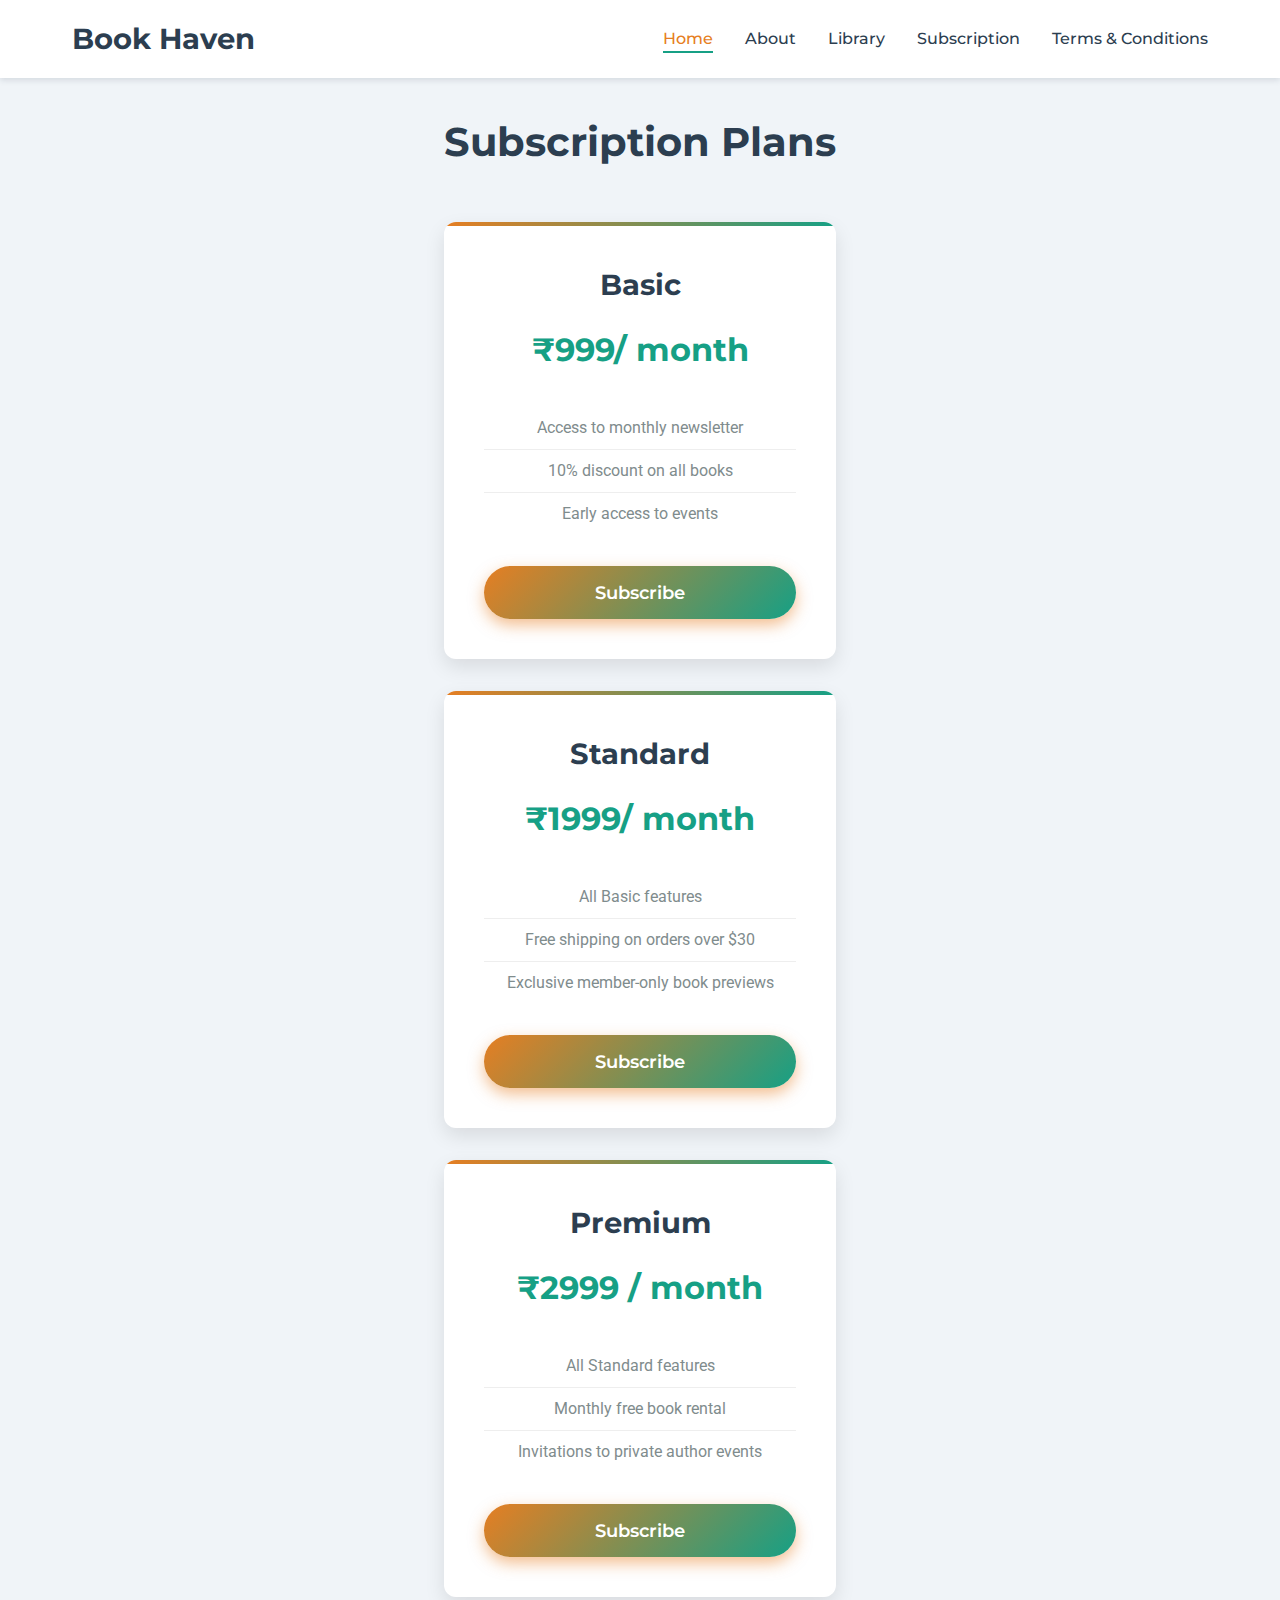
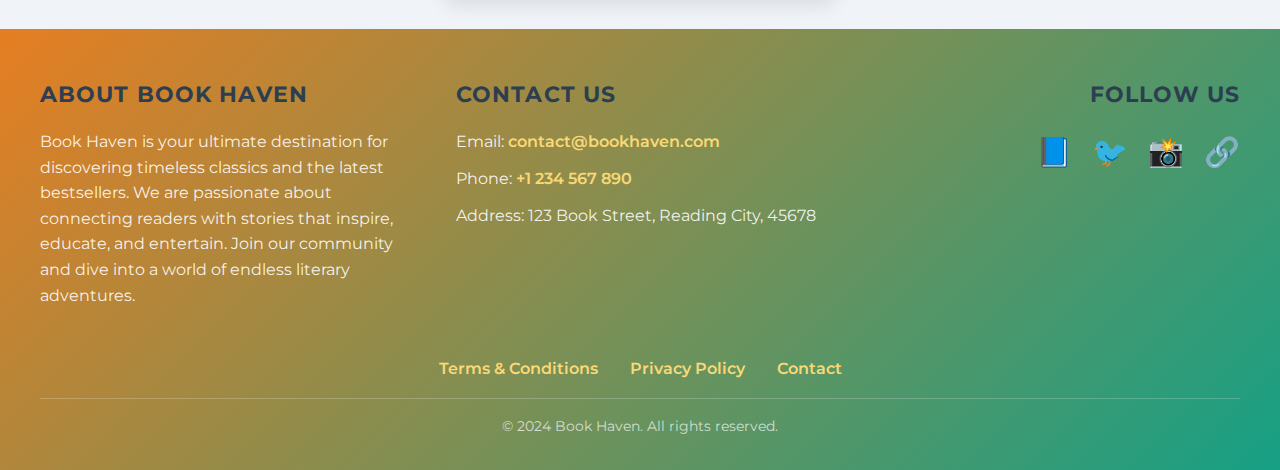
<file: subscription.html>
<!-- subscription.html -->
<!DOCTYPE html>
<html lang="en">
<head>
  <meta charset="UTF-8" />
  <meta name="viewport" content="width=device-width, initial-scale=1" />
  <title>Subscription – Book Haven</title>
  <link rel="stylesheet" href="style.css" />
</head>
<body>
  <header>
    <nav class="navbar">
      <div class="logo">Book Haven</div>
      <button class="hamburger" aria-label="Toggle menu" aria-expanded="false">
        <span></span><span></span><span></span>
      </button>
       <ul class="nav-links">
      <li><a href="index.html" class="active">Home</a></li>
      <li><a href="about.html">About</a></li>
      <li><a href="library.html">Library</a></li>
      <li><a href="subscription.html">Subscription</a></li>
      <li><a href="terms.html">Terms &amp; Conditions</a></li>
</ul>
    </nav>
  </header>

  <main class="subscription-main">
    <h1>Subscription Plans</h1>
    <div class="pricing-grid" aria-label="Subscription plans">
      <section class="pricing-card" tabindex="0">
        <h2>Basic</h2>
        <p class="price">₹999/ month</p>
        <ul>
          <li>Access to monthly newsletter</li>
          <li>10% discount on all books</li>
          <li>Early access to events</li>
        </ul>
        <button class="subscribe-btn" type="button">Subscribe</button>
      </section>

      <section class="pricing-card" tabindex="0">
        <h2>Standard</h2>
        <p class="price">₹1999/ month</p>
        <ul>
          <li>All Basic features</li>
          <li>Free shipping on orders over $30</li>
          <li>Exclusive member-only book previews</li>
        </ul>
        <button class="subscribe-btn" type="button">Subscribe</button>
      </section>

      <section class="pricing-card" tabindex="0">
        <h2>Premium</h2>
        <p class="price">₹2999 / month</p>
        <ul>
          <li>All Standard features</li>
          <li>Monthly free book rental</li>
          <li>Invitations to private author events</li>
        </ul>
        <button class="subscribe-btn" type="button">Subscribe</button>
      </section>
    </div>
  </main>

<footer>
  <div class="footer-content">
    <div class="footer-about">
      <h4>About Book Haven</h4>
      <p>
        Book Haven is your ultimate destination for discovering timeless classics and the latest bestsellers.
        We are passionate about connecting readers with stories that inspire, educate, and entertain.
        Join our community and dive into a world of endless literary adventures.
      </p>
    </div>
    <div class="contact-info">
      <h4>Contact Us</h4>
      <p>Email: <a href="mailto:contact@bookhaven.com">contact@bookhaven.com</a></p>
      <p>Phone: <a href="tel:+1234567890">+1 234 567 890</a></p>
      <p>Address: 123 Book Street, Reading City, 45678</p>
    </div>
    <div class="social-media">
      <h4>Follow Us</h4>
      <a href="#" aria-label="Facebook" class="social-link">📘</a>
      <a href="#" aria-label="Twitter" class="social-link">🐦</a>
      <a href="#" aria-label="Instagram" class="social-link">📸</a>
      <a href="#" aria-label="LinkedIn" class="social-link">🔗</a>
    </div>
  </div>

  <!-- Centered footer links -->
  <nav class="footer-nav" aria-label="Footer navigation">
    <ul>
      <li><a href="terms.html">Terms &amp; Conditions</a></li>
      <li><a href="privacy.html">Privacy Policy</a></li>
      <li><a href="contact.html">Contact</a></li>
    </ul>
  </nav>

  <p class="footer-bottom">&copy; 2024 Book Haven. All rights reserved.</p>
</footer>

  <script src="script.js"></script>
</body>
</html>
</file>
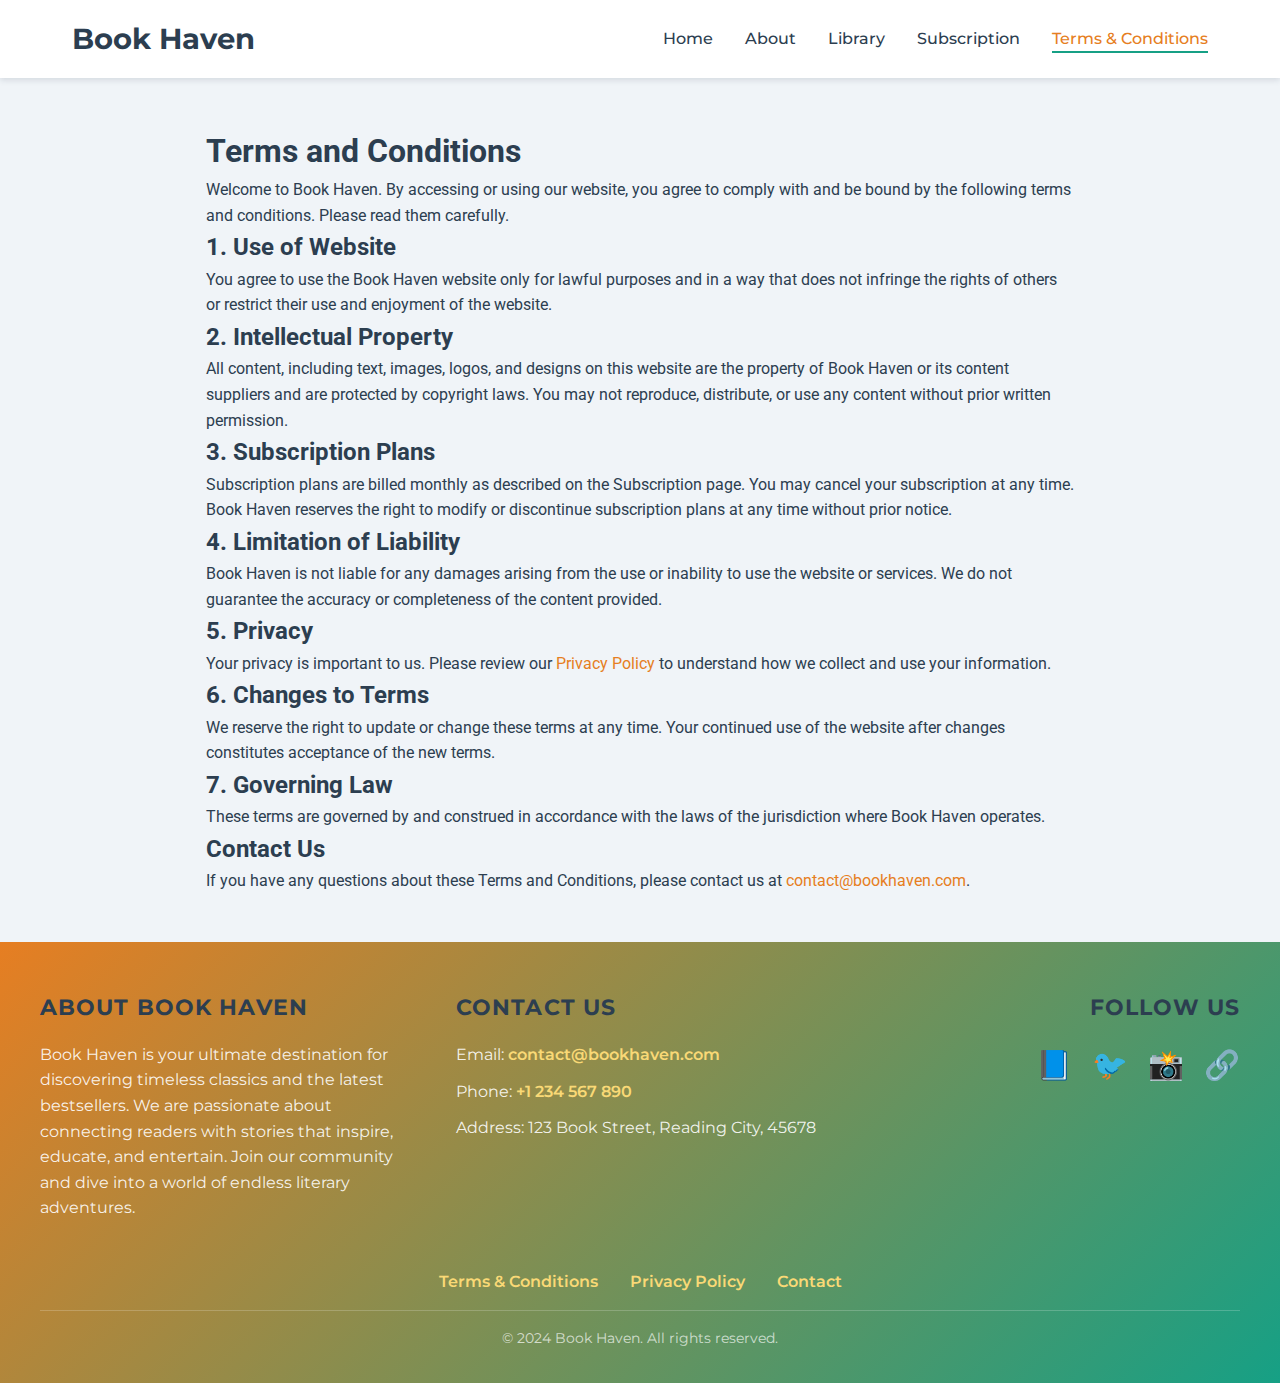
<file: terms.html>
<!-- terms.html -->
<!DOCTYPE html>
<html lang="en">
<head>
  <meta charset="UTF-8" />
  <meta name="viewport" content="width=device-width, initial-scale=1" />
  <title>Terms and Conditions – Book Haven</title>
  <link rel="stylesheet" href="style.css" />
</head>
<body>
  <header>
    <nav class="navbar">
      <div class="logo">Book Haven</div>
      <button class="hamburger" aria-label="Toggle menu" aria-expanded="false">
        <span></span><span></span><span></span>
      </button>
      <ul class="nav-links">
        <li><a href="index.html">Home</a></li>
        <li><a href="about.html">About</a></li>
        <li><a href="library.html">Library</a></li>
        <li><a href="subscription.html">Subscription</a></li>
        <li><a href="terms.html" class="active">Terms &amp; Conditions</a></li>
      </ul>
    </nav>
  </header>

  <main class="terms-main" style="max-width: 900px; margin: 3rem auto; padding: 0 1rem;">
    <h1>Terms and Conditions</h1>
    <p>Welcome to Book Haven. By accessing or using our website, you agree to comply with and be bound by the following terms and conditions. Please read them carefully.</p>

    <h2>1. Use of Website</h2>
    <p>You agree to use the Book Haven website only for lawful purposes and in a way that does not infringe the rights of others or restrict their use and enjoyment of the website.</p>

    <h2>2. Intellectual Property</h2>
    <p>All content, including text, images, logos, and designs on this website are the property of Book Haven or its content suppliers and are protected by copyright laws. You may not reproduce, distribute, or use any content without prior written permission.</p>

    <h2>3. Subscription Plans</h2>
    <p>Subscription plans are billed monthly as described on the Subscription page. You may cancel your subscription at any time. Book Haven reserves the right to modify or discontinue subscription plans at any time without prior notice.</p>

    <h2>4. Limitation of Liability</h2>
    <p>Book Haven is not liable for any damages arising from the use or inability to use the website or services. We do not guarantee the accuracy or completeness of the content provided.</p>

    <h2>5. Privacy</h2>
    <p>Your privacy is important to us. Please review our <a href="privacy.html" style="color: var(--secondary-color);">Privacy Policy</a> to understand how we collect and use your information.</p>

    <h2>6. Changes to Terms</h2>
    <p>We reserve the right to update or change these terms at any time. Your continued use of the website after changes constitutes acceptance of the new terms.</p>

    <h2>7. Governing Law</h2>
    <p>These terms are governed by and construed in accordance with the laws of the jurisdiction where Book Haven operates.</p>

    <h2>Contact Us</h2>
    <p>If you have any questions about these Terms and Conditions, please contact us at <a href="mailto:contact@bookhaven.com" style="color: var(--secondary-color);">contact@bookhaven.com</a>.</p>
  </main>

<footer>
  <div class="footer-content">
    <div class="footer-about">
      <h4>About Book Haven</h4>
      <p>
        Book Haven is your ultimate destination for discovering timeless classics and the latest bestsellers.
        We are passionate about connecting readers with stories that inspire, educate, and entertain.
        Join our community and dive into a world of endless literary adventures.
      </p>
    </div>
    <div class="contact-info">
      <h4>Contact Us</h4>
      <p>Email: <a href="mailto:contact@bookhaven.com">contact@bookhaven.com</a></p>
      <p>Phone: <a href="tel:+1234567890">+1 234 567 890</a></p>
      <p>Address: 123 Book Street, Reading City, 45678</p>
    </div>
    <div class="social-media">
      <h4>Follow Us</h4>
      <a href="#" aria-label="Facebook" class="social-link">📘</a>
      <a href="#" aria-label="Twitter" class="social-link">🐦</a>
      <a href="#" aria-label="Instagram" class="social-link">📸</a>
      <a href="#" aria-label="LinkedIn" class="social-link">🔗</a>
    </div>
  </div>

  <!-- Centered footer links -->
  <nav class="footer-nav" aria-label="Footer navigation">
    <ul>
      <li><a href="terms.html">Terms &amp; Conditions</a></li>
      <li><a href="privacy.html">Privacy Policy</a></li>
      <li><a href="contact.html">Contact</a></li>
    </ul>
  </nav>

  <p class="footer-bottom">&copy; 2024 Book Haven. All rights reserved.</p>
</footer>

  <script src="script.js"></script>
</body>
</html>
</file>
<file: style.css>
@import url('https://fonts.googleapis.com/css2?family=Montserrat:wght@400;500;600;700&family=Roboto:wght@300;400;500&display=swap');

:root {
  --primary-color: #3a405a;
  --secondary-color: #f4a261;
  --accent-color: #e76f51;
  --background-color: #f9f9f9;
  --text-color: #333;
  --light-text: #666;
  --shadow-color: rgba(58, 64, 90, 0.15);
  --transition-speed: 0.3s;
  --border-radius: 12px;
  --card-shadow: 0 8px 20px rgba(0, 0, 0, 0.1);
}

*,
*::before,
*::after {
  box-sizing: border-box;
  margin: 0;
  padding: 0;
}

body {
  font-family: 'Roboto', sans-serif;
  background-color: var(--background-color);
  color: var(--text-color);
  line-height: 1.6;
  min-height: 100vh;
  display: flex;
  flex-direction: column;
}

main {
  flex: 1;
  padding: 2rem 1rem;
}

a {
  color: var(--secondary-color);
  text-decoration: none;
  transition: color var(--transition-speed);
}

a:hover,
a:focus {
  color: var(--accent-color);
  outline: none;
}

/* Header & Navigation */
header {
  background-color: white;
  box-shadow: 0 2px 6px var(--shadow-color);
  position: sticky;
  top: 0;
  z-index: 1000;
}

.navbar {
  display: flex;
  justify-content: space-between;
  align-items: center;
  padding: 1rem 2rem;
  max-width: 1200px;
  margin: 0 auto;
  background-color:#f9f9f9;
}

.logo {
  font-family: 'Montserrat', sans-serif;
  font-size: 1.8rem;
  font-weight: 700;
  color: var(--primary-color);
}

.nav-links {
  display: flex;
  list-style: none;
  gap: 2rem;
}

.nav-links a {
  font-family: 'Montserrat', sans-serif;
  font-weight: 500;
  color: var(--primary-color);
  position: relative;
}

.nav-links a.active,
.nav-links a:hover {
  color: var(--accent-color);
}

.nav-links a.active::after {
  content: '';
  position: absolute;
  bottom: -5px;
  left: 0;
  width: 100%;
  height: 2px;
  background-color: var(--accent-color);
  transform: scaleX(1);
  transition: transform var(--transition-speed);
}

.nav-links a::after {
  content: '';
  position: absolute;
  bottom: -5px;
  left: 0;
  width: 100%;
  height: 2px;
  background-color: var(--accent-color);
  transform: scaleX(0);
  transition: transform var(--transition-speed);
}

.nav-links a:hover::after {
  transform: scaleX(1);
}

/* Hamburger Menu */
.hamburger {
  display: none;
  flex-direction: column;
  background: none;
  border: none;
  cursor: pointer;
  padding: 0.5rem;
}

.hamburger span {
  width: 25px;
  height: 3px;
  background-color: var(--primary-color);
  margin: 3px 0;
  transition: var(--transition-speed);
  transform-origin: center;
}

.hamburger.toggle span:nth-child(1) {
  transform: rotate(-45deg) translate(-5px, 6px);
}

.hamburger.toggle span:nth-child(2) {
  opacity: 0;
}

.hamburger.toggle span:nth-child(3) {
  transform: rotate(45deg) translate(-5px, -6px);
}

/* Slideshow */
.slideshow-section {
  margin: 2rem auto;
  max-width: 1200px;
}

.slideshow-container {
  position: relative;
  max-width: 100%;
  margin: 0 auto;
  overflow: hidden;
  border-radius: var(--border-radius);
  box-shadow: var(--card-shadow);
}

.slide {
  display: none;
  width: 100%;
}

.slide img {
  width: 100%;
  height: 500px;
  object-fit: cover;
  display: block;
}

.prev, .next {
  position: absolute;
  top: 50%;
  transform: translateY(-50%);
  background-color: rgba(0, 0, 0, 0.5);
  color: white;
  border: none;
  padding: 1rem;
  cursor: pointer;
  font-size: 1.5rem;
  transition: background-color var(--transition-speed);
  border-radius: 50%;
  width: 50px;
  height: 50px;
  display: flex;
  align-items: center;
  justify-content: center;
}

.prev:hover, .next:hover {
  background-color: rgba(0, 0, 0, 0.8);
}

.prev {
  left: 15px;
}

.next {
  right: 15px;
}

.dots-container {
  text-align: center;
  margin-top: 1rem;
}

.dot {
  display: inline-block;
  width: 12px;
  height: 12px;
  margin: 0 5px;
  background-color: #bbb;
  border-radius: 50%;
  cursor: pointer;
  transition: background-color var(--transition-speed);
}

.dot.active,
.dot:hover {
  background-color: var(--accent-color);
}

/* Description Section */
.description-section {
  max-width: 1200px;
  margin: 4rem auto;
  display: grid;
  grid-template-columns: 1fr 1fr;
  gap: 3rem;
  align-items: center;
}

.desc-text h2 {
  font-family: 'Montserrat', sans-serif;
  font-size: 2.5rem;
  margin-bottom: 1.5rem;
  color: var(--primary-color);
}

.desc-text p {
  font-size: 1.1rem;
  margin-bottom: 1rem;
  color: var(--light-text);
}

.desc-images {
  display: grid;
  grid-template-columns: repeat(2, 1fr);
  grid-template-rows: repeat(2, 1fr);
  gap: 1rem;
}

.desc-images img {
  width: 100%;
  height: 200px;
  object-fit: cover;
  border-radius: var(--border-radius);
  transition: transform var(--transition-speed);
}

.desc-images img:nth-child(1) {
  grid-column: 1 / 2;
  grid-row: 1 / 3;
  height: auto;
}

.desc-images img:hover {
  transform: scale(1.05);
}

/* Counter Section */
.counter-section {
  max-width: 1200px;
  margin: 4rem auto;
  display: grid;
  grid-template-columns: repeat(3, 1fr);
  gap: 2rem;
}

.counter-card {
  background: white;
  padding: 2rem;
  border-radius: var(--border-radius);
  text-align: center;
  box-shadow: var(--card-shadow);
  transition: transform var(--transition-speed);
}

.counter-card:hover {
  transform: translateY(-5px);
}

.counter-card h3 {
  font-family: 'Montserrat', sans-serif;
  color: var(--primary-color);
  margin-bottom: 1rem;
  font-size: 1.2rem;
}

.counter-number {
  font-size: 2.5rem;
  font-weight: bold;
  color: var(--accent-color);
  font-family: 'Montserrat', sans-serif;
}

/* About Page */
.about-main {
  max-width: 1200px;
  margin: 0 auto;
}

.about-intro,
.about-mission {
  margin-bottom: 4rem;
  text-align: center;
}

.about-intro h1,
.about-mission h2 {
  font-family: 'Montserrat', sans-serif;
  color: var(--primary-color);
  margin-bottom: 1.5rem;
  font-size: 2.5rem;
}

.about-intro p,
.about-mission p {
  font-size: 1.1rem;
  line-height: 1.8;
  max-width: 800px;
  margin: 0 auto 2rem;
  color: var(--light-text);
}

.about-image {
  width: 100%;
  max-width: 600px;
  height: 300px;
  object-fit: cover;
  border-radius: var(--border-radius);
  box-shadow: var(--card-shadow);
  margin: 0 auto;
}

.values-grid {
  display: grid;
  grid-template-columns: repeat(3, 1fr);
  gap: 2rem;
  margin-top: 3rem;
}

.value-card {
  background: white;
  padding: 2rem;
  border-radius: var(--border-radius);
  text-align: center;
  box-shadow: var(--card-shadow);
  transition: all var(--transition-speed);
  cursor: pointer;
}

.value-card:hover,
.value-card:focus {
  transform: translateY(-8px);
  box-shadow: 0 12px 30px rgba(0, 0, 0, 0.15);
}

.value-card img {
  width: 80px;
  height: 80px;
  object-fit: cover;
  border-radius: 50%;
  margin-bottom: 1rem;
  border: 4px solid var(--secondary-color);
}

.value-card h3 {
  font-family: 'Montserrat', sans-serif;
  color: var(--primary-color);
  margin-bottom: 1rem;
}

.value-card p {
  color: var(--light-text);
}

/* Library Page */
.library-main {
  max-width: 1200px;
  margin: 0 auto;
}

.library-main h1 {
  font-family: 'Montserrat', sans-serif;
  color: var(--primary-color);
  text-align: center;
  margin-bottom: 3rem;
  font-size: 2.5rem;
}

.book-grid {
  display: flex;
  gap: 1.5rem;
  overflow-x: auto;
  padding-bottom: 1rem;
  scroll-behavior: smooth;
}

.book-grid::-webkit-scrollbar {
  height: 8px;
}

.book-grid::-webkit-scrollbar-track {
  background: transparent;
}

.book-grid::-webkit-scrollbar-thumb {
  background-color: var(--accent-color);
  border-radius: 4px;
}

.book-card {
  flex: 0 0 auto;
  width: 250px;
}

.book-card {
  background: white;
  border-radius: var(--border-radius);
  padding: 1.5rem;
  box-shadow: var(--card-shadow);
  transition: all var(--transition-speed);
  cursor: pointer;
  position: relative;
  overflow: hidden;
}

.book-card:hover,
.book-card:focus {
  transform: translateY(-8px) scale(1.02);
  box-shadow: 0 15px 35px rgba(0, 0, 0, 0.2);
}

.book-card img {
  width: 100%;
  height: 250px;
  object-fit: cover;
  border-radius: 8px;
  margin-bottom: 1rem;
  transition: transform var(--transition-speed);
}

.book-card:hover img {
  transform: scale(1.05);
}

.book-card h3 {
  font-family: 'Montserrat', sans-serif;
  color: var(--primary-color);
  margin-bottom: 0.5rem;
  font-size: 1.2rem;
}

.book-card p {
  color: var(--light-text);
  font-style: italic;
}

/* Subscription Page */
.subscription-main {
  max-width: 1200px;
  margin: 0 auto;
}

.subscription-main h1 {
  font-family: 'Montserrat', sans-serif;
  color: var(--primary-color);
  text-align: center;
  margin-bottom: 3rem;
  font-size: 2.5rem;
}

.pricing-grid {
  display: grid;
  grid-template-columns: repeat(auto-fit, minmax(300px, 1fr));
  gap: 2rem;
}

.pricing-card {
  background: white;
  padding: 2.5rem;
  border-radius: var(--border-radius);
  box-shadow: var(--card-shadow);
  text-align: center;
  transition: all var(--transition-speed);
  position: relative;
  overflow: hidden;
}

.pricing-card::before {
  content: '';
  position: absolute;
  top: 0;
  left: 0;
  width: 100%;
  height: 4px;
  background: linear-gradient(90deg, var(--secondary-color), var(--accent-color));
}

.pricing-card:hover,
.pricing-card:focus {
  transform: translateY(-8px);
  box-shadow: 0 20px 40px rgba(0, 0, 0, 0.15);
}

.pricing-card h2 {
  font-family: 'Montserrat', sans-serif;
  color: var(--primary-color);
  margin-bottom: 1rem;
  font-size: 1.8rem;
}

.price {
  font-size: 2rem;
  font-weight: bold;
  color: var(--accent-color);
  margin-bottom: 2rem;
  font-family: 'Montserrat', sans-serif;
}

.pricing-card ul {
  list-style: none;
  margin-bottom: 2rem;
}

.pricing-card li {
  padding: 0.5rem 0;
  color: var(--light-text);
  border-bottom: 1px solid #eee;
}

.pricing-card li:last-child {
  border-bottom: none;
}

.subscribe-btn {
  background: linear-gradient(135deg, var(--secondary-color), var(--accent-color));
  color: white;
  border: none;
  padding: 1rem 2rem;
  border-radius: 50px;
  font-family: 'Montserrat', sans-serif;
  font-weight: 600;
  cursor: pointer;
  transition: all var(--transition-speed);
  width: 100%;
  font-size: 1.1rem;
}

.subscribe-btn:hover {
  transform: translateY(-2px);
  box-shadow: 0 8px 20px rgba(231, 111, 81, 0.3);
}

.subscribe-btn:disabled {
  background: #ccc;
  cursor: not-allowed;
  transform: none;
  box-shadow: none;
}

/* Footer */
:root {
  --primary-color: #2c3e50; /* Dark Blue */
  --secondary-color: #e67e22; /* Vibrant Orange */
  --accent-color: #16a085; /* Teal */
  --background-color: #f0f4f8; /* Light Blue Gray */
  --text-color: #2c3e50;
  --light-text: #7f8c8d;
  --shadow-color: rgba(44, 62, 80, 0.15);
  --transition-speed: 0.3s;
  --border-radius: 12px;
  --card-shadow: 0 8px 20px rgba(0, 0, 0, 0.1);
}

/* Footer */
footer {
  background: linear-gradient(135deg, var(--secondary-color), var(--accent-color));
  color: white;
  padding: 3rem 2rem 2rem;
  margin-top: auto;
  font-family: 'Montserrat', sans-serif;
}

.footer-content {
  max-width: 1200px;
  margin: 0 auto;
  display: grid;
  grid-template-columns: repeat(auto-fit, minmax(250px, 1fr));
  gap: 3rem;
  padding-bottom: 1.5rem;
}

.footer-about h4,
.contact-info h4,
.social-media h4 {
  font-size: 1.4rem;
  margin-bottom: 1rem;
  font-weight: 700;
  letter-spacing: 0.05em;
  text-transform: uppercase;
}

.footer-about p {
  font-size: 1rem;
  line-height: 1.6;
  color: rgba(255, 255, 255, 0.9);
}

.contact-info p {
  margin-bottom: 0.7rem;
  font-size: 1rem;
  color: rgba(255, 255, 255, 0.9);
}

.contact-info a {
  color: #f9d976; /* Light gold */
  font-weight: 600;
  transition: color var(--transition-speed);
}

.contact-info a:hover,
.contact-info a:focus {
  color: #fff;
  outline: none;
}

.social-media {
  text-align: right;
}

.social-media a {
  font-size: 1.8rem;
  margin-left: 1rem;
  color: white;
  transition: transform var(--transition-speed), color var(--transition-speed);
  display: inline-block;
}

.social-media a:hover,
.social-media a:focus {
  color: #f9d976;
  transform: scale(1.2);
  outline: none;
}

.footer-bottom {
  text-align: center;
  font-size: 0.9rem;
  color: rgba(255, 255, 255, 0.7);
  border-top: 1px solid rgba(255, 255, 255, 0.2);
  padding-top: 1rem;
  max-width: 1200px;
  margin: 0 auto;
}

/* Update buttons and links to use accent colors */
a,
button,
.subscribe-btn {
  transition: all var(--transition-speed);
}

a:hover,
button:hover,
.subscribe-btn:hover {
  color: var(--secondary-color);
  box-shadow: 0 4px 15px var(--secondary-color);
}

/* Update navbar colors */
.navbar {
  background-color: white;
}

.nav-links a {
  color: var(--primary-color);
}

.nav-links a.active,
.nav-links a:hover {
  color: var(--secondary-color);
}

/* Buttons */
.subscribe-btn {
  background: linear-gradient(135deg, var(--secondary-color), var(--accent-color));
  color: white;
  border: none;
  padding: 1rem 2rem;
  border-radius: 50px;
  font-family: 'Montserrat', sans-serif;
  font-weight: 600;
  cursor: pointer;
  width: 100%;
  font-size: 1.1rem;
  box-shadow: 0 6px 15px rgba(231, 126, 34, 0.5);
}

.subscribe-btn:hover {
  box-shadow: 0 10px 25px rgba(231, 126, 34, 0.8);
  transform: translateY(-3px);
}

/* Accent colors for headings */
h1, h2, h3, h4 {
  color: var(--primary-color);
}

/* Add subtle background gradients to sections */
.description-section {
  background: linear-gradient(135deg, #fefefe, #f0f4f8);
  padding: 3rem 2rem;
  border-radius: var(--border-radius);
  box-shadow: var(--card-shadow);
}

.counter-section {
  background: linear-gradient(135deg, #e0f7fa, #b2ebf2);
  padding: 3rem 2rem;
  border-radius: var(--border-radius);
  box-shadow: var(--card-shadow);
  margin-bottom: 4rem;
}

/* Library cards with accent border */
.book-card {
  border: 2px solid transparent;
  transition: border-color var(--transition-speed), box-shadow var(--transition-speed);
}

.book-card:hover,
.book-card:focus {
  border-color: var(--secondary-color);
  box-shadow: 0 15px 35px rgba(230, 126, 34, 0.3);
}

/* About page value cards with accent border */
.value-card {
  border: 2px solid transparent;
}

.value-card:hover,
.value-card:focus {
  border-color: var(--accent-color);
  box-shadow: 0 12px 30px rgba(22, 160, 133, 0.3);
}

/* Slideshow navigation buttons with accent color */
.prev, .next {
  background-color: var(--secondary-color);
  color: white;
  box-shadow: 0 4px 10px rgba(230, 126, 34, 0.5);
}

.prev:hover, .next:hover {
  background-color: var(--accent-color);
  box-shadow: 0 6px 15px rgba(22, 160, 133, 0.7);
}

/* Dots active color */
.dot.active,
.dot:hover {
  background-color: var(--accent-color);
}

/* Responsive Design */
@media (max-width: 768px) {
  .hamburger {
    display: flex;
  }

  .nav-links {
    position: fixed;
    top: 70px;
    left: 0;
    background: white;
    width: 100%;
    flex-direction: column;
    text-align: center;
    padding: 2rem;
    box-shadow: 0 5px 15px var(--shadow-color);
    transform: translateY(-100%);
    opacity: 0;
    transition: all var(--transition-speed);
  }

  .nav-links.nav-active {
    transform: translateY(0);
    opacity: 1;
  }

  .slideshow-container {
    height: 300px;
  }

  .slide img {
    height: 300px;
  }

  .description-section {
    grid-template-columns: 1fr;
    gap: 2rem;
  }

  .counter-section {
    grid-template-columns: 1fr;
    gap: 1.5rem;
  }

  .values-grid,
  .pricing-grid {
    grid-template-columns: 1fr;
  }

  .desc-images {
    grid-template-columns: 1fr;
  }

  .desc-images img:nth-child(1) {
    grid-column: 1;
    grid-row: 1;
  }

  .footer-content {
    grid-template-columns: 1fr;
    text-align: center;
  }

  .social-media {
    text-align: center;
  }

  .social-link {
    margin: 0 0.5rem;
  }
}

@media (max-width: 480px) {
  .navbar {
    padding: 1rem;
  }

  .logo {
    font-size: 1.5rem;
  }

  main {
    padding: 1rem;
  }

  .slide img {
    height: 250px;
  }

  .desc-text h2,
  .about-intro h1,
  .about-mission h2,
  .library-main h1,
  .subscription-main h1 {
    font-size: 2rem;
  }

  .counter-number {
    font-size: 2rem;
  }

  .book-grid {
    grid-template-columns: 1fr;
  }
}

/* Utility Classes */
.text-center {
  text-align: center;
}

.mb-2 {
  margin-bottom: 2rem;
}

.mt-2 {
  margin-top: 2rem;
}

/* Accessibility */
.sr-only {
  position: absolute;
  width: 1px;
  height: 1px;
  padding: 0;
  margin: -1px;
  overflow: hidden;
  clip: rect(0, 0, 0, 0);
  white-space: nowrap;
  border: 0;
}

/* Focus styles */
button:focus,
a:focus {
  outline: 2px solid var(--accent-color);
  outline-offset: 2px;
}

/* Animations */
@keyframes fadeIn {
  from {
    opacity: 0;
    transform: translateY(20px);
  }
  to {
    opacity: 1;
    transform: translateY(0);
  }
}

.fade-in {
  animation: fadeIn 0.6s ease-out;
}

/* Smooth scrolling */
html {
  scroll-behavior: smooth;
}

.footer-nav {
  max-width: 1200px;
  margin: 1.5rem auto 1rem;
  text-align: center;
}

.footer-nav ul {
  list-style: none;
  padding: 0;
  margin: 0;
  display: inline-flex;
  gap: 2rem;
  flex-wrap: wrap;
  justify-content: center;
}

.footer-nav a {
  color: #f9d976; /* Light gold */
  font-weight: 600;
  font-family: 'Montserrat', sans-serif;
  text-decoration: none;
  transition: color var(--transition-speed);
  font-size: 1rem;
}

.footer-nav a:hover,
.footer-nav a:focus {
  color: white;
  outline: none;
  text-decoration: underline;
}
</file>
